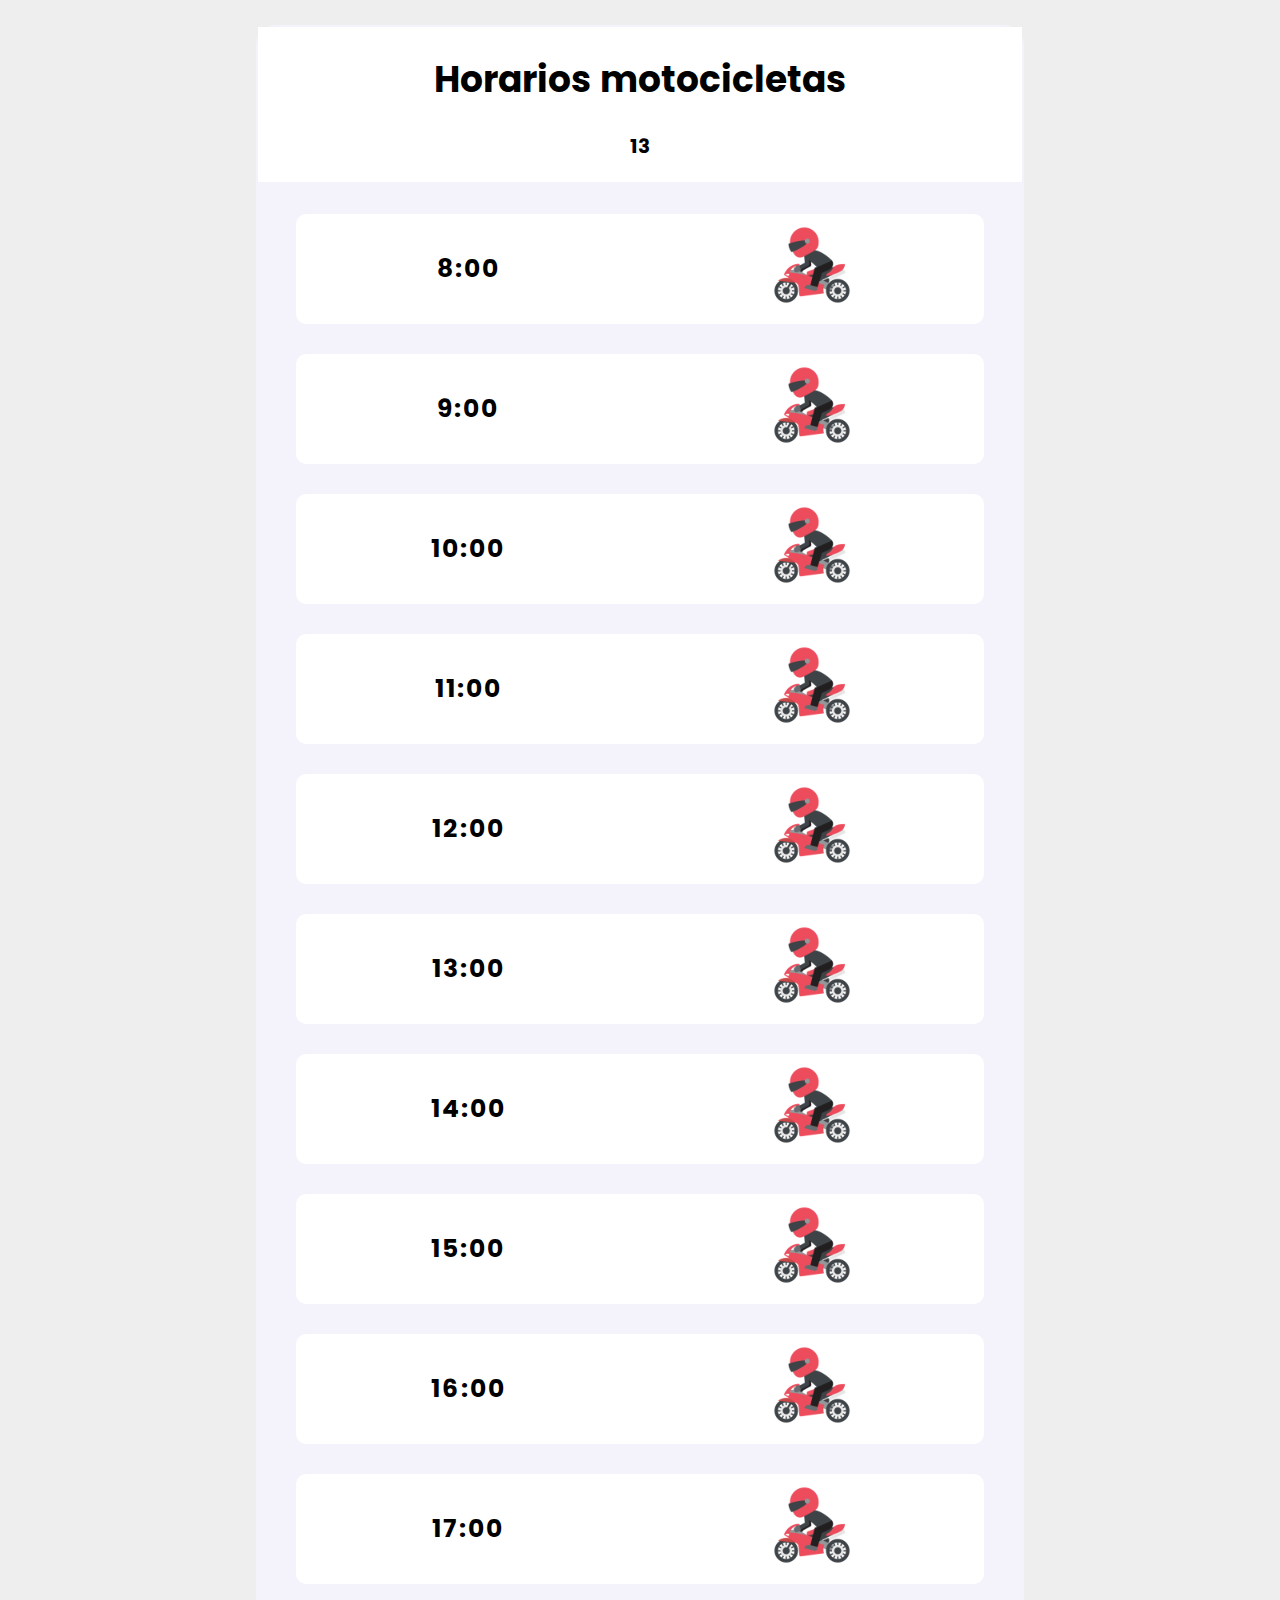
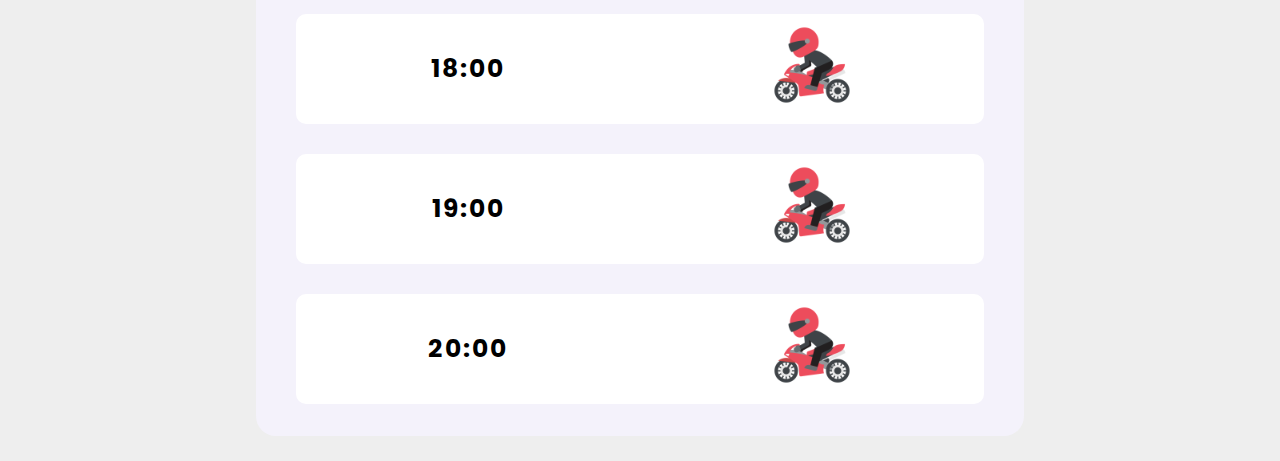
<file: index.html>
<!DOCTYPE html>
<html lang="es">
<head>
    <meta charset="UTF-8">
    <meta http-equiv="X-UA-Compatible" content="IE=edge">
    <meta name="viewport" content="width=device-width, initial-scale=1.0">
    <title>motorbike-sistem</title>
    <!-- Vincular -->
    <link rel="stylesheet" href="./src/style.css">
    <link rel="preconnect" href="https://fonts.googleapis.com">
    <link rel="preconnect" href="https://fonts.gstatic.com" crossorigin>
    <link href="https://fonts.googleapis.com/css2?family=Poppins&display=swap" rel="stylesheet">
</head>
<body>
    <table class="tabla__container" id="contenedor">
        <tr class="table__title">
            <th><h1>Horarios motocicletas</h1>
            <p id="counterElement" class="counter__element">13</p></th>
        </tr>
        <tr class="timetable__card">
            <th><p class="time">8:00</p></th> 
            <th><img src="./Img/motociclista.png" alt="" class="moto__img card"></th>
        </tr>
        <tr class="timetable__card">
            <th><p class="time">9:00</p></th> 
            <th><img src="./Img/motociclista.png" alt="" class="moto__img card"></th>
        </tr>
        <tr class="timetable__card">
            <th><p class="time">10:00</p></th> 
            <th><img src="./Img/motociclista.png" alt="" class="moto__img card"></th>
        </tr>
        <tr class="timetable__card">
            <th><p class="time">11:00</p></th> 
            <th><img src="./Img/motociclista.png" alt="" class="moto__img card"></th>
        </tr>
        <tr class="timetable__card">
            <th><p class="time">12:00</p></th> 
            <th><img src="./Img/motociclista.png" alt="" class="moto__img card"></th>
        </tr>
        <tr class="timetable__card">
            <th><p class="time">13:00</p></th> 
            <th><img src="./Img/motociclista.png" alt="" class="moto__img card"></th>
        </tr>
        <tr class="timetable__card">
            <th><p class="time">14:00</p></th> 
            <th><img src="./Img/motociclista.png" alt="" class="moto__img card"></th>
        </tr>
        <tr class="timetable__card">
            <th><p class="time">15:00</p></th> 
            <th><img src="./Img/motociclista.png" alt="" class="moto__img card"></th>
        </tr>
        <tr class="timetable__card">
            <th><p class="time">16:00</p></th> 
            <th><img src="./Img/motociclista.png" alt="" class="moto__img card"></th>
        </tr>
        <tr class="timetable__card">
            <th><p class="time">17:00</p></th> 
            <th><img src="./Img/motociclista.png" alt="" class="moto__img card"></th>
        </tr>
        <tr class="timetable__card">
            <th><p class="time">18:00</p></th> 
            <th><img src="./Img/motociclista.png" alt="" class="moto__img card"></th>
        </tr>
        <tr class="timetable__card">
            <th><p class="time">19:00</p></th> 
            <th><img src="./Img/motociclista.png" alt="" class="moto__img card"></th>
        </tr>
        <tr class="timetable__card">
            <th><p class="time">20:00</p></th> 
            <th><img src="./Img/motociclista.png" alt="" class="moto__img card"></th>
        </tr>
    </table>
    <script src="./src/app.js"></script>
</body>
</html>
</file>
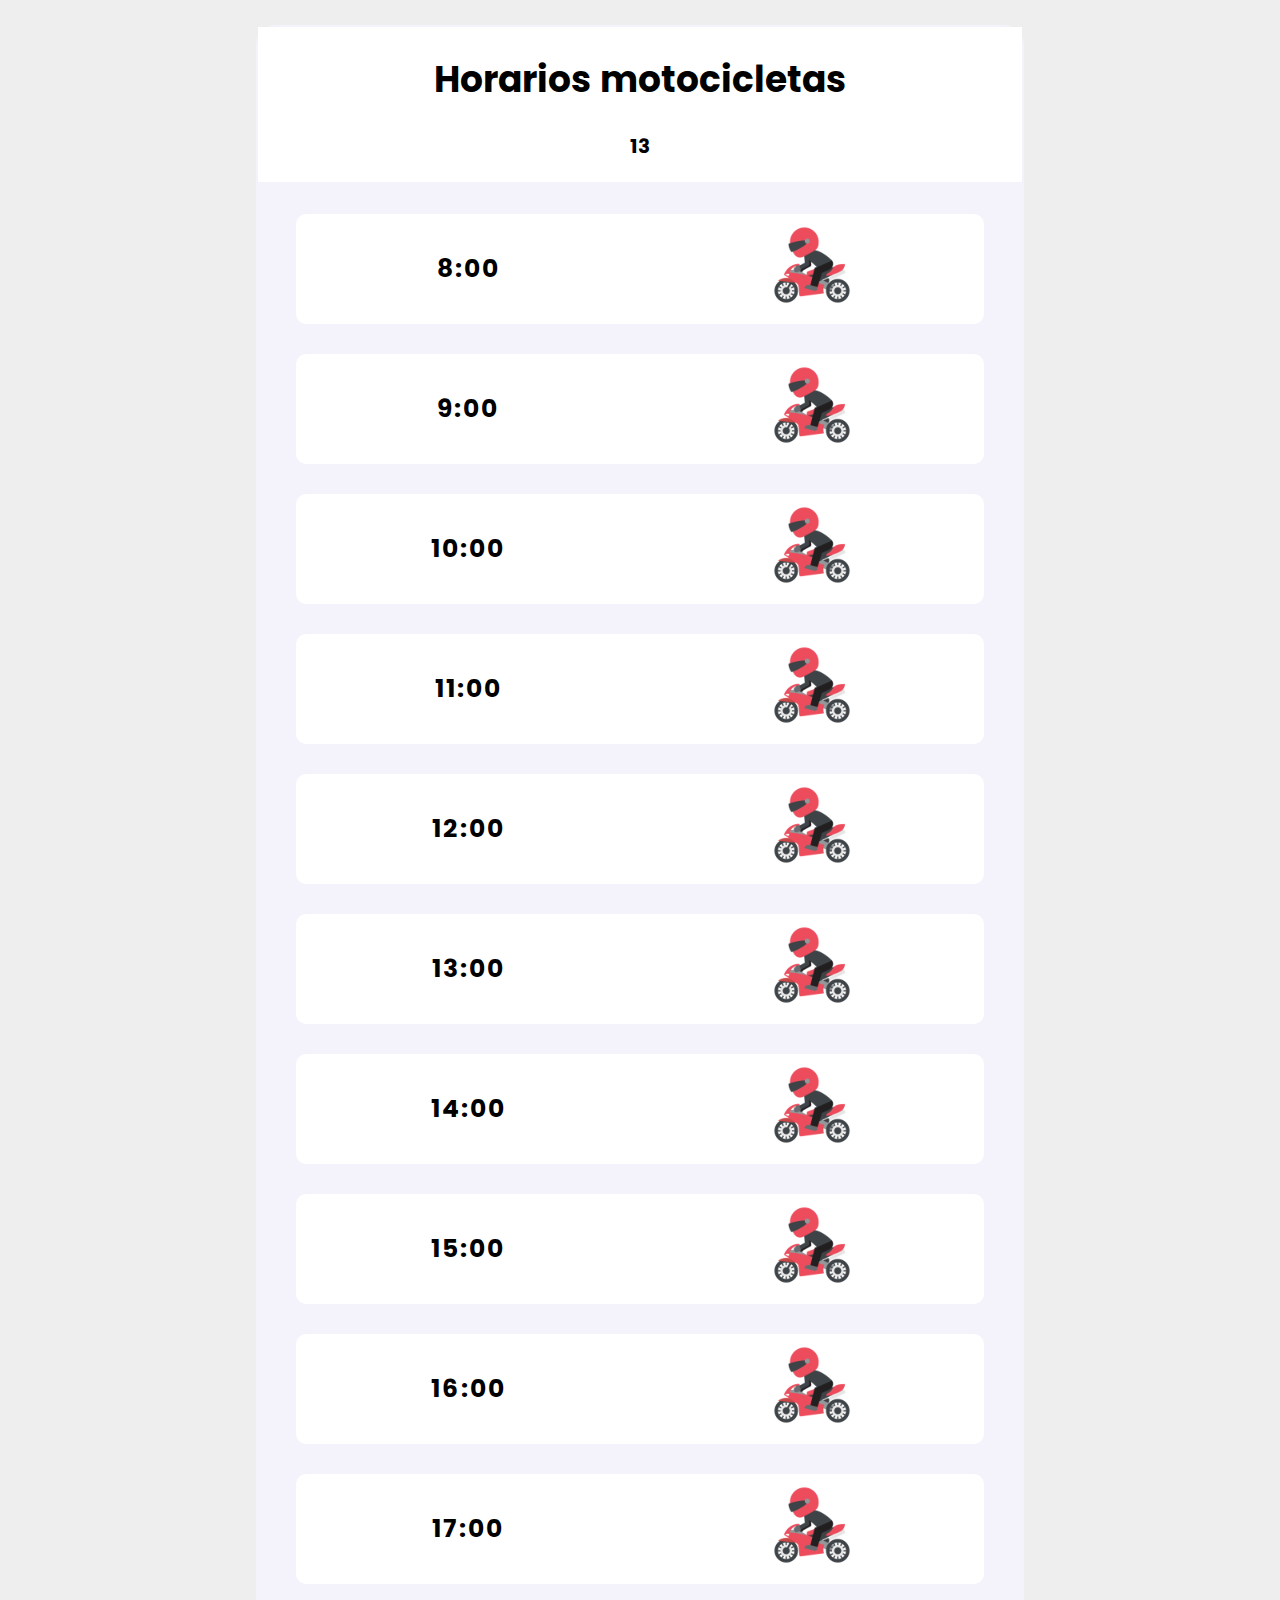
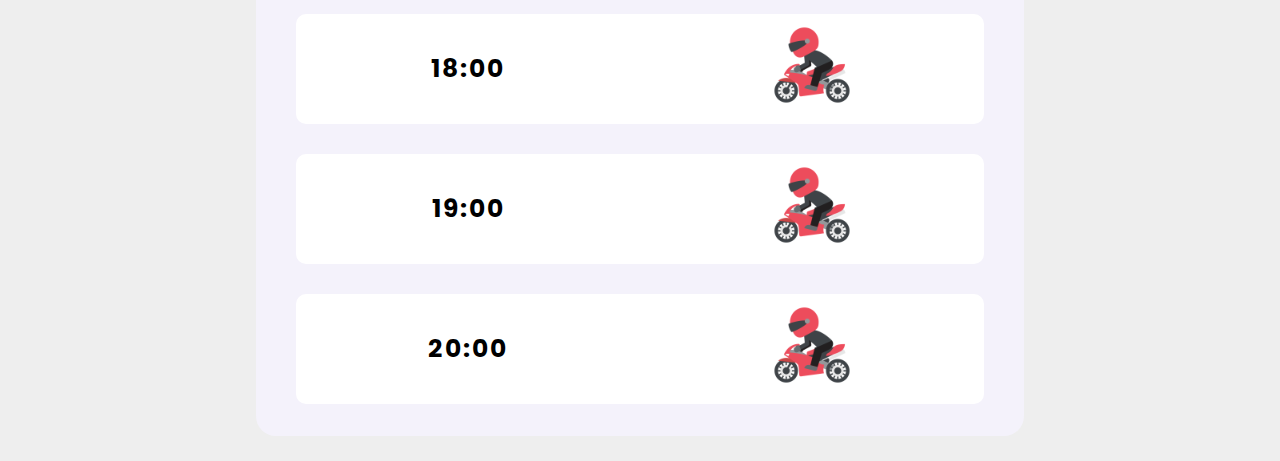
<file: public/index.html>
<!DOCTYPE html>
<html lang="es">
<head>
    <meta charset="UTF-8">
    <meta http-equiv="X-UA-Compatible" content="IE=edge">
    <meta name="viewport" content="width=device-width, initial-scale=1.0">
    <title>motorbike-sistem</title>
    <!-- Vincular -->
    <link rel="stylesheet" href="../src/style.css">
    <link rel="preconnect" href="https://fonts.googleapis.com">
    <link rel="preconnect" href="https://fonts.gstatic.com" crossorigin>
    <link href="https://fonts.googleapis.com/css2?family=Poppins&display=swap" rel="stylesheet">
</head>
<body>
    <table class="tabla__container" id="contenedor">
        <tr class="table__title">
            <th><h1>Horarios motocicletas</h1>
            <p id="counterElement" class="counter__element">13</p></th>
        </tr>
        <tr class="timetable__card">
            <th><p class="time">8:00</p></th> 
            <th><img src="../Img/motociclista.png" alt="" class="moto__img card"></th>
        </tr>
        <tr class="timetable__card">
            <th><p class="time">9:00</p></th> 
            <th><img src="../Img/motociclista.png" alt="" class="moto__img card"></th>
        </tr>
        <tr class="timetable__card">
            <th><p class="time">10:00</p></th> 
            <th><img src="../Img/motociclista.png" alt="" class="moto__img card"></th>
        </tr>
        <tr class="timetable__card">
            <th><p class="time">11:00</p></th> 
            <th><img src="../Img/motociclista.png" alt="" class="moto__img card"></th>
        </tr>
        <tr class="timetable__card">
            <th><p class="time">12:00</p></th> 
            <th><img src="../Img/motociclista.png" alt="" class="moto__img card"></th>
        </tr>
        <tr class="timetable__card">
            <th><p class="time">13:00</p></th> 
            <th><img src="../Img/motociclista.png" alt="" class="moto__img card"></th>
        </tr>
        <tr class="timetable__card">
            <th><p class="time">14:00</p></th> 
            <th><img src="../Img/motociclista.png" alt="" class="moto__img card"></th>
        </tr>
        <tr class="timetable__card">
            <th><p class="time">15:00</p></th> 
            <th><img src="../Img/motociclista.png" alt="" class="moto__img card"></th>
        </tr>
        <tr class="timetable__card">
            <th><p class="time">16:00</p></th> 
            <th><img src="../Img/motociclista.png" alt="" class="moto__img card"></th>
        </tr>
        <tr class="timetable__card">
            <th><p class="time">17:00</p></th> 
            <th><img src="../Img/motociclista.png" alt="" class="moto__img card"></th>
        </tr>
        <tr class="timetable__card">
            <th><p class="time">18:00</p></th> 
            <th><img src="../Img/motociclista.png" alt="" class="moto__img card"></th>
        </tr>
        <tr class="timetable__card">
            <th><p class="time">19:00</p></th> 
            <th><img src="../Img/motociclista.png" alt="" class="moto__img card"></th>
        </tr>
        <tr class="timetable__card">
            <th><p class="time">20:00</p></th> 
            <th><img src="../Img/motociclista.png" alt="" class="moto__img card"></th>
        </tr>
    </table>
    <script src="../src/app.js"></script>
</body>
</html>
</file>
<file: src/style.css>
body {
    margin: 0;
    background-color: #eee;
    font-family: 'Poppins', sans-serif;
}

.tabla__container {
    width: 60%;
    border-radius: 20px;
    margin: 25px auto;
    background-color: #F4F2FB;
    -webkit-user-select: none;
    -moz-user-select: none;
    user-select: none; 
}

.table__title {
    background-color: #fff;
    font-size: 18px;
    width: 100%;
}

.counter__element {
    font-size: 20px;
    padding-bottom: 20px;
    margin: 0px;
}

/* Cards timetable */
.timetable__card {
    display: grid;
    grid-template-columns: 1fr 1fr;
    width: 90%;
    padding: 10px 0px;
    margin: 30px auto;
    background-color: #fff;
    border-radius: 10px;
    cursor: pointer;
    -webkit-tap-highlight-color: transparent;
}

.time {
    width: 100%;
    letter-spacing: 2px;
    margin-top: 25px;
    font-size: 25px;
}

.moto__img {
    width: 80px;
}

.red {
    background-color: rgba(220, 0, 0, 0.75);
    color: #fff;
    transition: .8s;
}

/* Responsive design */
@media screen and (max-width: 770px){
    .tabla__container {
        width: 90%;
        margin: 0;
    }
    .table__title {
        font-size: 16px;
        background-color: #fff;
    }
    
    .red {
        transition: 0s;
    }
}

@media screen and (max-width: 575px){
    .tabla__container {
        width: 100%;
        border-radius: 0px;
    }
    .table__title {
        font-size: 14px;
    }
}

@media screen and (max-width: 325px){
    .timetable__card {
        width: 95%;
        border-radius: 20px;
        padding: 5px;
    }
}
</file>
